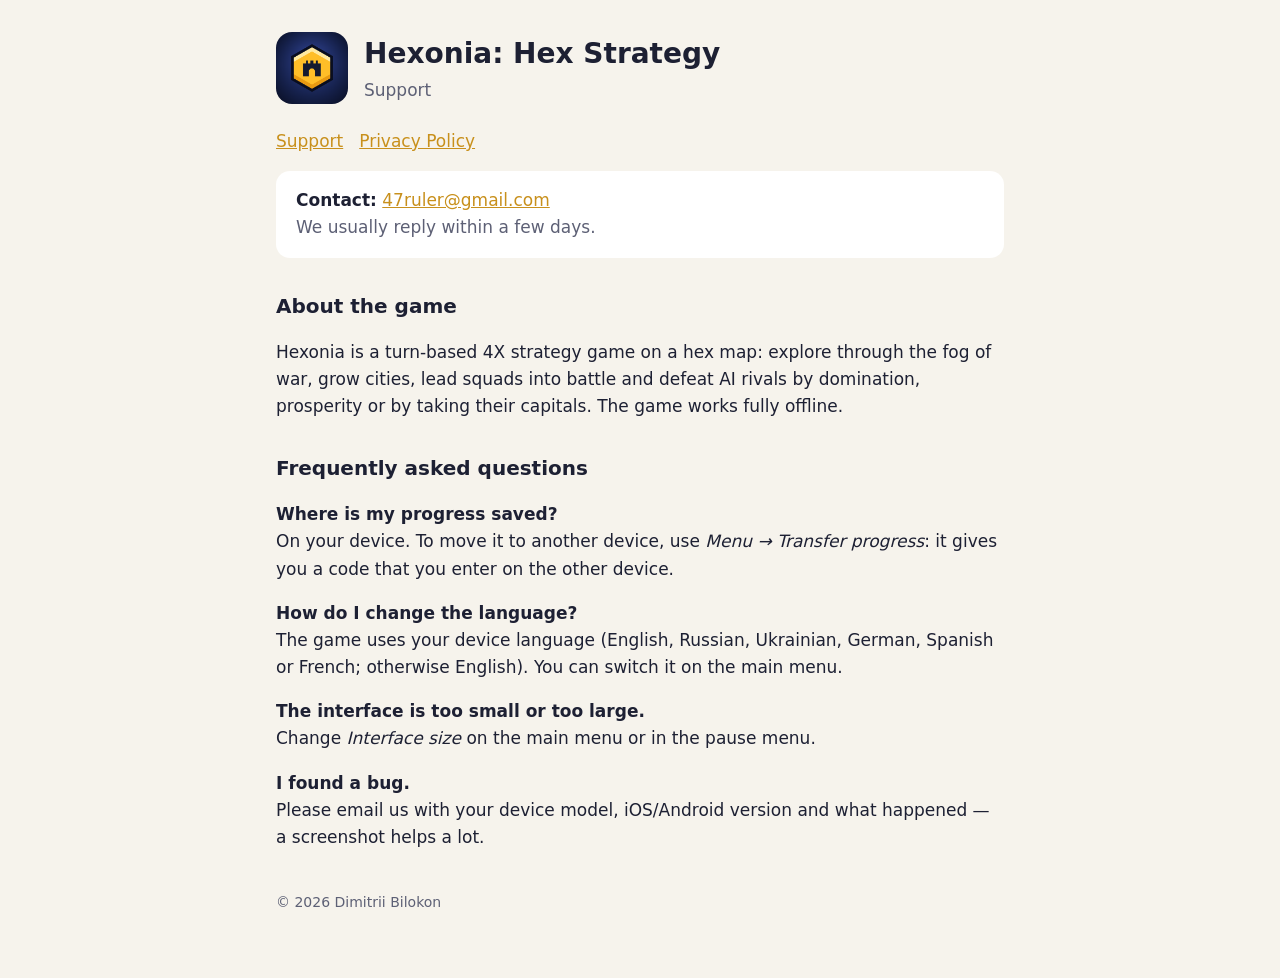
<file: index.html>
<!doctype html><html lang="en"><head><meta charset="utf-8"><meta name="viewport" content="width=device-width,initial-scale=1">
<title>Hexonia Support</title><link rel="stylesheet" href="style.css"><link rel="icon" href="icon.png"></head><body><main>
<header><img src="icon.png" alt=""><div><h1>Hexonia: Hex Strategy</h1><div class="mut">Support</div></div></header>
<nav><a href="./">Support</a><a href="privacy.html">Privacy Policy</a></nav>
<div class="card"><b>Contact:</b> <a href="mailto:47ruler@gmail.com">47ruler@gmail.com</a><br><span class="mut">We usually reply within a few days.</span></div>
<h2>About the game</h2>
<p>Hexonia is a turn-based 4X strategy game on a hex map: explore through the fog of war, grow cities, lead squads into battle and defeat AI rivals by domination, prosperity or by taking their capitals. The game works fully offline.</p>
<h2>Frequently asked questions</h2>
<p><b>Where is my progress saved?</b><br>On your device. To move it to another device, use <i>Menu → Transfer progress</i>: it gives you a code that you enter on the other device.</p>
<p><b>How do I change the language?</b><br>The game uses your device language (English, Russian, Ukrainian, German, Spanish or French; otherwise English). You can switch it on the main menu.</p>
<p><b>The interface is too small or too large.</b><br>Change <i>Interface size</i> on the main menu or in the pause menu.</p>
<p><b>I found a bug.</b><br>Please email us with your device model, iOS/Android version and what happened — a screenshot helps a lot.</p>
<footer>© 2026 Dimitrii Bilokon</footer>
</main></body></html>
</file>
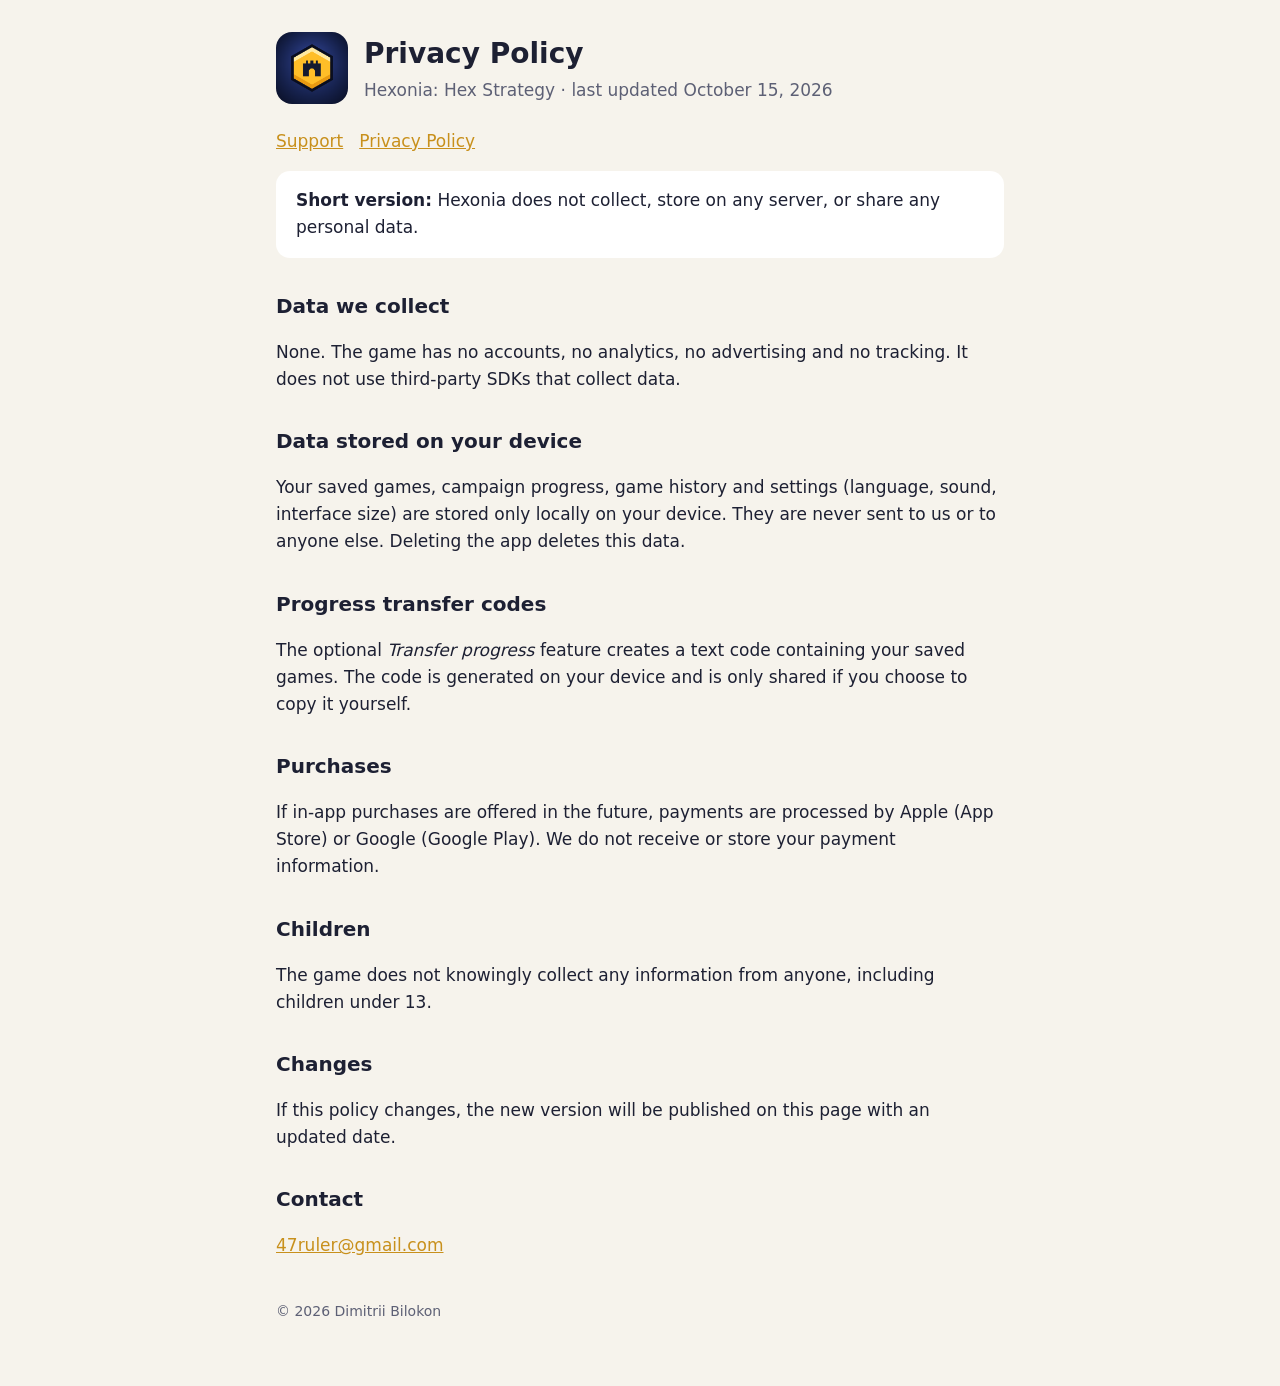
<file: privacy.html>
<!doctype html><html lang="en"><head><meta charset="utf-8"><meta name="viewport" content="width=device-width,initial-scale=1">
<title>Hexonia Privacy Policy</title><link rel="stylesheet" href="style.css"><link rel="icon" href="icon.png"></head><body><main>
<header><img src="icon.png" alt=""><div><h1>Privacy Policy</h1><div class="mut">Hexonia: Hex Strategy · last updated October 15, 2026</div></div></header>
<nav><a href="./">Support</a><a href="privacy.html">Privacy Policy</a></nav>
<div class="card"><b>Short version:</b> Hexonia does not collect, store on any server, or share any personal data.</div>
<h2>Data we collect</h2>
<p>None. The game has no accounts, no analytics, no advertising and no tracking. It does not use third-party SDKs that collect data.</p>
<h2>Data stored on your device</h2>
<p>Your saved games, campaign progress, game history and settings (language, sound, interface size) are stored only locally on your device. They are never sent to us or to anyone else. Deleting the app deletes this data.</p>
<h2>Progress transfer codes</h2>
<p>The optional <i>Transfer progress</i> feature creates a text code containing your saved games. The code is generated on your device and is only shared if you choose to copy it yourself.</p>
<h2>Purchases</h2>
<p>If in-app purchases are offered in the future, payments are processed by Apple (App Store) or Google (Google Play). We do not receive or store your payment information.</p>
<h2>Children</h2>
<p>The game does not knowingly collect any information from anyone, including children under 13.</p>
<h2>Changes</h2>
<p>If this policy changes, the new version will be published on this page with an updated date.</p>
<h2>Contact</h2>
<p><a href="mailto:47ruler@gmail.com">47ruler@gmail.com</a></p>
<footer>© 2026 Dimitrii Bilokon</footer>
</main></body></html>
</file>
<file: style.css>
:root{--bg:#f6f3ec;--ink:#1d2033;--mut:#5d6075;--card:#fff;--gold:#c8901c}
@media (prefers-color-scheme:dark){:root{--bg:#10132c;--ink:#ecebf5;--mut:#a5a8c0;--card:#1b1f45;--gold:#f0c050}}
*{box-sizing:border-box}body{margin:0;background:var(--bg);color:var(--ink);font:17px/1.6 -apple-system,system-ui,"Segoe UI",sans-serif}
main{max-width:760px;margin:0 auto;padding:32px 16px 64px}header{display:flex;align-items:center;gap:16px;margin-bottom:24px}
header img{width:72px;height:72px;border-radius:16px}h1{margin:0;font-size:28px}h2{margin-top:32px;font-size:20px}
.mut{color:var(--mut)}.card{background:var(--card);border-radius:14px;padding:16px 20px;margin:16px 0}a{color:var(--gold)}
nav a{margin-right:16px}footer{margin-top:40px;font-size:14px;color:var(--mut)}
</file>
